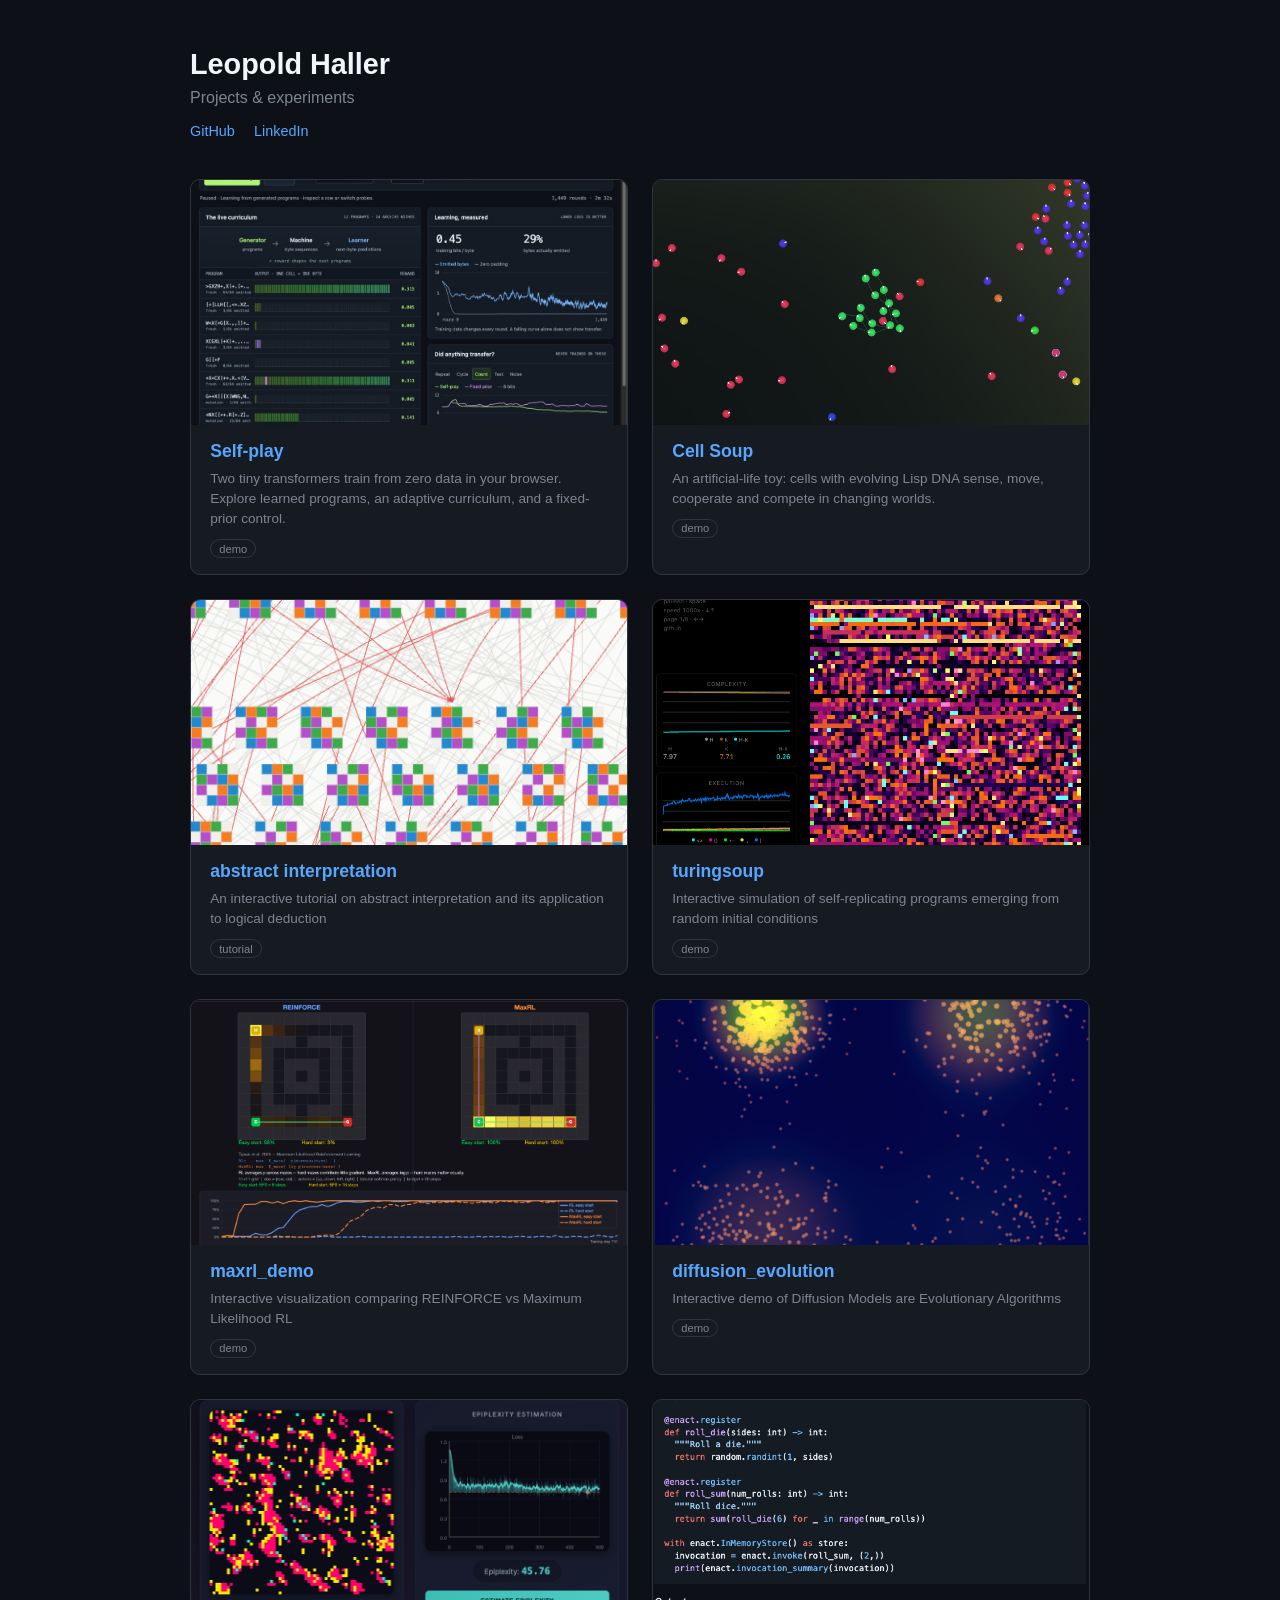
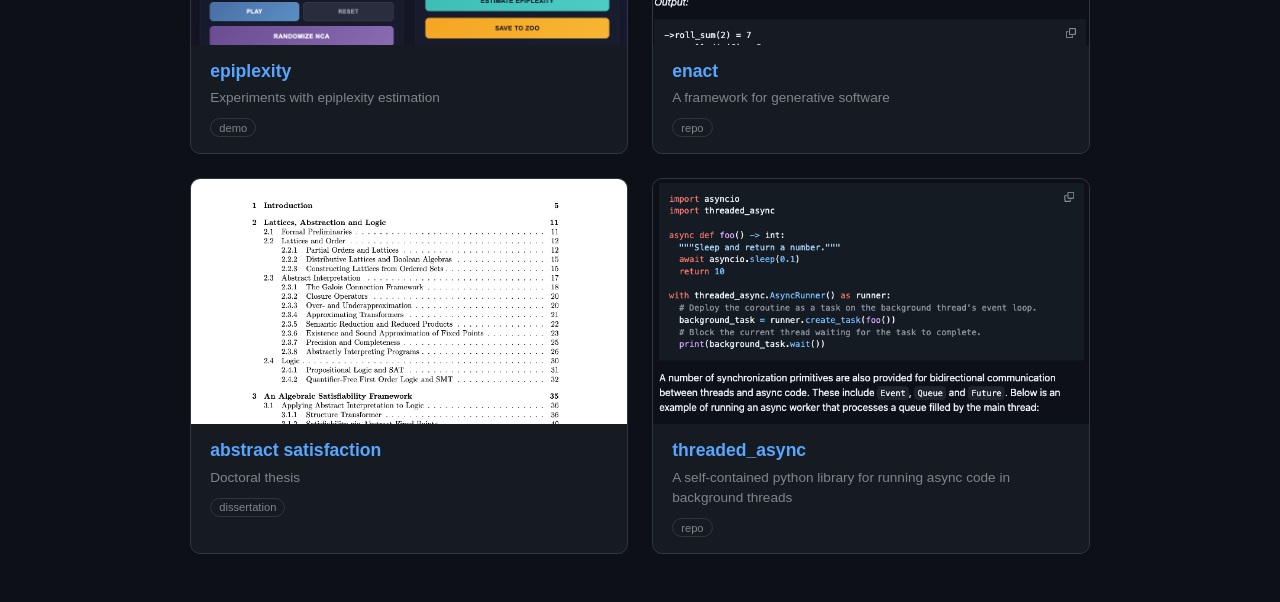
<file: index.html>
<!DOCTYPE html>
<html lang="en">
<head>
  <meta charset="UTF-8">
  <meta name="viewport" content="width=device-width, initial-scale=1.0">
  <title>lcrh</title>
  <style>
    * { margin: 0; padding: 0; box-sizing: border-box; }

    body {
      font-family: -apple-system, BlinkMacSystemFont, 'Segoe UI', Helvetica, Arial, sans-serif;
      background: #0d1117;
      color: #e6edf3;
      min-height: 100vh;
      padding: 3rem 1.5rem;
    }

    .container {
      max-width: 900px;
      margin: 0 auto;
    }

    h1 {
      font-size: 1.8rem;
      font-weight: 600;
      margin-bottom: 0.5rem;
      color: #f0f6fc;
    }

    .subtitle {
      color: #7d8590;
      font-size: 1rem;
      margin-bottom: 1rem;
    }

    .links {
      margin-bottom: 2.5rem;
      display: flex;
      gap: 1.2rem;
      font-size: 0.9rem;
    }

    .links a {
      color: #58a6ff;
      text-decoration: none;
    }

    .links a:hover {
      text-decoration: underline;
    }

    .projects {
      display: grid;
      grid-template-columns: repeat(auto-fill, minmax(380px, 1fr));
      gap: 1.5rem;
    }

    .project {
      background: #161b22;
      border: 1px solid #30363d;
      border-radius: 10px;
      overflow: hidden;
      transition: border-color 0.2s, transform 0.2s;
    }

    .project:hover {
      border-color: #58a6ff;
      transform: translateY(-2px);
    }

    .project a {
      text-decoration: none;
      color: inherit;
      display: block;
    }

    .project .screenshot {
      width: 100%;
      aspect-ratio: 16 / 9;
      background: #21262d;
      display: flex;
      align-items: center;
      justify-content: center;
      overflow: hidden;
    }

    .project .screenshot img {
      width: 100%;
      height: 100%;
      object-fit: cover;
    }

    .project .screenshot .placeholder {
      color: #30363d;
      font-size: 2rem;
    }

    .project .info {
      padding: 1rem 1.2rem;
    }

    .project .info h2 {
      font-size: 1.1rem;
      font-weight: 600;
      color: #58a6ff;
      margin-bottom: 0.4rem;
    }

    .project .info p {
      font-size: 0.85rem;
      color: #7d8590;
      line-height: 1.5;
    }

    .project .info .tag {
      display: inline-block;
      font-size: 0.7rem;
      color: #7d8590;
      border: 1px solid #30363d;
      border-radius: 12px;
      padding: 0.15rem 0.5rem;
      margin-top: 0.6rem;
    }

    @media (max-width: 480px) {
      .projects {
        grid-template-columns: 1fr;
      }
    }
  </style>
</head>
<body>
  <div class="container">
    <h1>Leopold Haller</h1>
    <p class="subtitle">Projects &amp; experiments</p>
    <div class="links">
      <a href="https://github.com/lcrh">GitHub</a>
      <a href="https://linkedin.com/in/leopoldhaller">LinkedIn</a>
    </div>

    <div class="projects">

      <div class="project">
        <a href="https://lcrh.github.io/self-play/">
          <div class="screenshot">
            <img src="self_play.png" alt="Self-play models learning from generated programs, with live output tapes and evaluation curves">
          </div>
          <div class="info">
            <h2>Self-play</h2>
            <p>Two tiny transformers train from zero data in your browser. Explore learned programs, an adaptive curriculum, and a fixed-prior control.</p>
            <span class="tag">demo</span>
          </div>
        </a>
      </div>

      <div class="project">
        <a href="https://lcrh.github.io/cellsoup/">
          <div class="screenshot">
            <img src="cell_soup.png" alt="Cells evolving in the Cell Soup simulation" width="1600" height="900">
          </div>
          <div class="info">
            <h2>Cell Soup</h2>
            <p>An artificial-life toy: cells with evolving Lisp DNA sense, move, cooperate and compete in changing worlds.</p>
            <span class="tag">demo</span>
          </div>
        </a>
      </div>

      <div class="project">
        <a href="https://lcrh.github.io/abstract-interpretation/">
          <div class="screenshot">
            <img src="abstract_interpretation.png" alt="abstract interpretation">
          </div>
          <div class="info">
            <h2>abstract interpretation</h2>
            <p>An interactive tutorial on abstract interpretation and its application to logical deduction</p>
            <span class="tag">tutorial</span>
          </div>
        </a>
      </div>

      <div class="project">
        <a href="https://lcrh.github.io/turingsoup/">
          <div class="screenshot">
            <img src="turing_soup.png" alt="turingsoup">
          </div>
          <div class="info">
            <h2>turingsoup</h2>
            <p>Interactive simulation of self-replicating programs emerging from random initial conditions</p>
            <span class="tag">demo</span>
          </div>
        </a>
      </div>

      <div class="project">
        <a href="https://lcrh.github.io/maxrl_demo/">
          <div class="screenshot">
            <img src="max_rl.png" alt="maxrl_demo">
          </div>
          <div class="info">
            <h2>maxrl_demo</h2>
            <p>Interactive visualization comparing REINFORCE vs Maximum Likelihood RL</p>
            <span class="tag">demo</span>
          </div>
        </a>
      </div>

      <div class="project">
        <a href="https://lcrh.github.io/diffusion_evolution/">
          <div class="screenshot">
            <img src="diffusion_evolution.png" alt="diffusion_evolution">
          </div>
          <div class="info">
            <h2>diffusion_evolution</h2>
            <p>Interactive demo of Diffusion Models are Evolutionary Algorithms</p>
            <span class="tag">demo</span>
          </div>
        </a>
      </div>

      <div class="project">
        <a href="https://lcrh.github.io/epiplexity/">
          <div class="screenshot">
            <img src="epiplexity.png" alt="epiplexity">
          </div>
          <div class="info">
            <h2>epiplexity</h2>
            <p>Experiments with epiplexity estimation</p>
            <span class="tag">demo</span>
          </div>
        </a>
      </div>

      <div class="project">
        <a href="https://github.com/lcrh/enact">
          <div class="screenshot">
            <img src="enact.png" alt="enact">
          </div>
          <div class="info">
            <h2>enact</h2>
            <p>A framework for generative software</p>
            <span class="tag">repo</span>
          </div>
        </a>
      </div>

      <div class="project">
        <a href="https://github.com/lcrh/abstract_satisfaction/blob/main/abstract_satisfaction.pdf">
          <div class="screenshot">
            <img src="abstract_satisfaction.png" alt="abstract_satisfaction">
          </div>
          <div class="info">
            <h2>abstract satisfaction</h2>
            <p>Doctoral thesis</p>
            <span class="tag">dissertation</span>
          </div>
        </a>
      </div>

      <div class="project">
        <a href="https://github.com/lcrh/threaded_async">
          <div class="screenshot">
            <img src="threaded_async.png" alt="threaded_async">
          </div>
          <div class="info">
            <h2>threaded_async</h2>
            <p>A self-contained python library for running async code in background threads</p>
            <span class="tag">repo</span>
          </div>
        </a>
      </div>

    </div>
  </div>
</body>
</html>
</file>
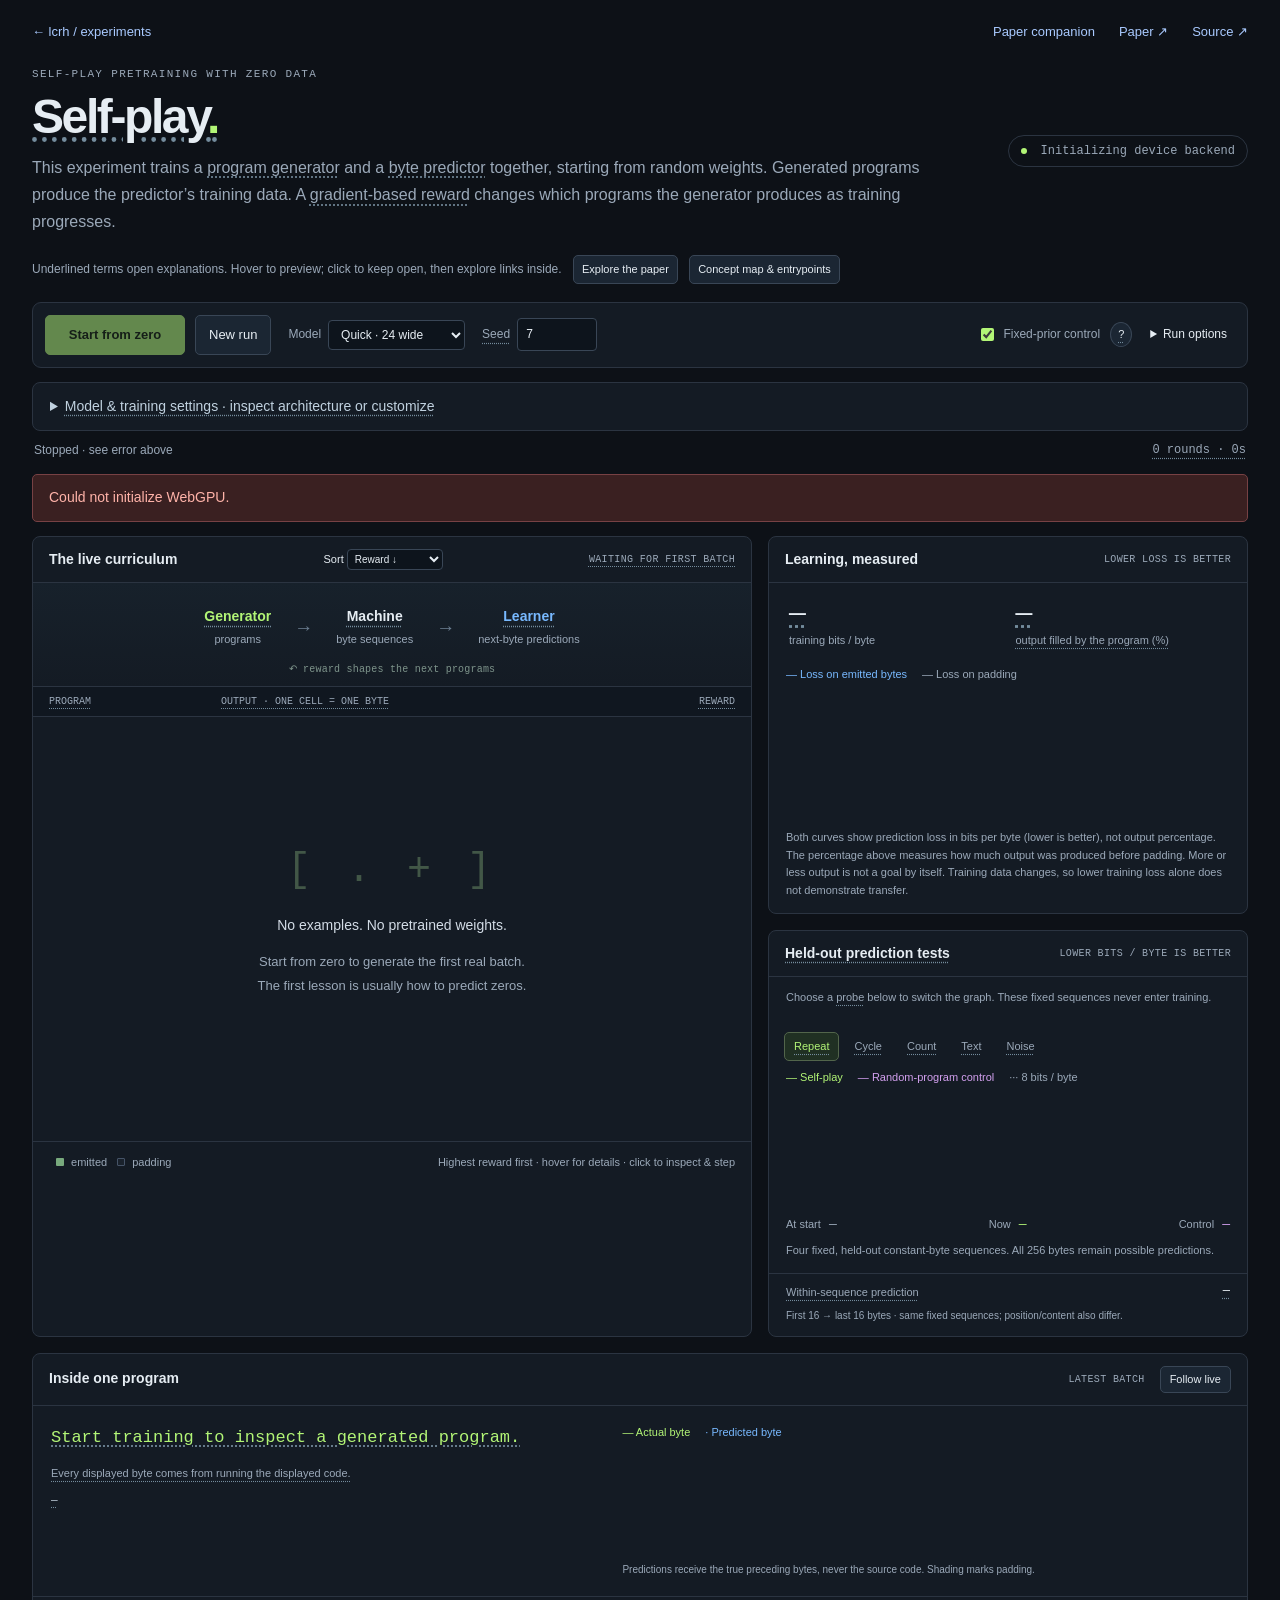
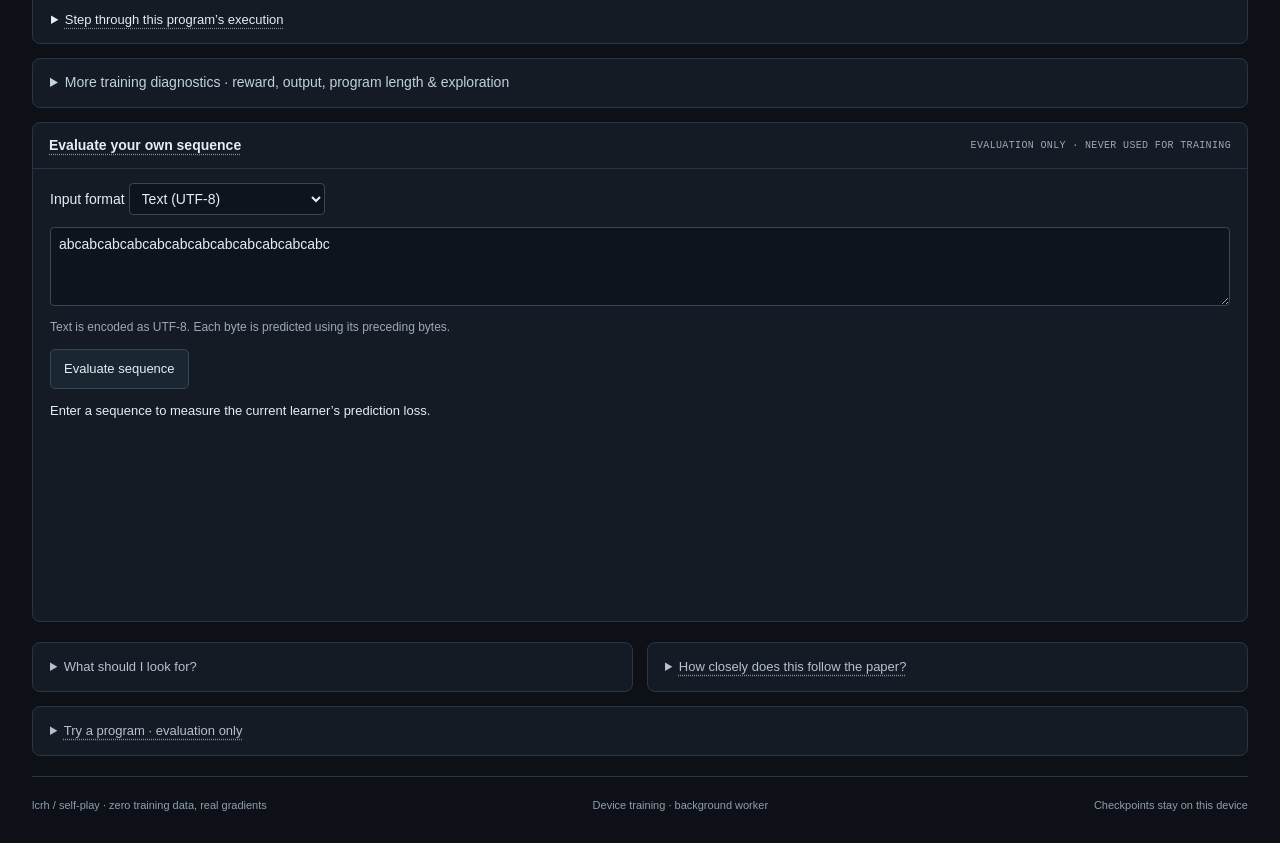
<file: self-play/index.html>
<!doctype html>
<html lang="en"><head><meta charset="utf-8"><meta name="viewport" content="width=device-width,initial-scale=1"><title>Self-play · Pretraining from zero data</title><meta name="description" content="Two tiny transformers learn from scratch in your browser. Explore Self-Play Pretraining with Zero Data through real programs, real gradients, and a live adaptive curriculum."><link rel="stylesheet" href="style.css"><link rel="stylesheet" href="knowledge.css"><link rel="icon" href="data:image/svg+xml,%3Csvg xmlns='http://www.w3.org/2000/svg' viewBox='0 0 32 32'%3E%3Crect width='32' height='32' rx='8' fill='%230d1117'/%3E%3Cpath d='M12 8L5 16l7 8M20 8l7 8-7 8' fill='none' stroke='%23b2f576' stroke-width='3'/%3E%3C/svg%3E"></head>
<body><main><aside class="mobile-notice">This playground is easier to explore on desktop. Training runs on this device’s GPU (or CPU if selected) and uses its battery; larger models can be slow on a phone.</aside>
<nav><a href="https://lcrh.github.io/">← lcrh / experiments</a><div><a href="wiki.html">Paper companion</a><a href="https://arxiv.org/abs/2609.30063" target="_blank" rel="noopener">Paper ↗</a><a href="https://github.com/lcrh/lcrh.github.io/tree/master/self-play" target="_blank" rel="noopener">Source ↗</a></div></nav>
<header><div><div class="eyebrow">SELF-PLAY PRETRAINING WITH ZERO DATA</div><h1>Self-play<span>.</span></h1><p>This experiment trains a <a data-concept="generator">program generator</a> and a <a data-concept="learner">byte predictor</a> together, starting from random weights. Generated programs produce the predictor’s training data. A <a data-concept="gradient-reward">gradient-based reward</a> changes which programs the generator produces as training progresses.</p></div><span class="local"><i></i> Initializing device backend</span></header><div class="help-intro">Underlined terms open explanations. Hover to preview; click to keep open, then explore links inside. <button id="open-wiki">Explore the paper</button> <button id="open-map">Concept map & entrypoints</button></div>
<section class="toolbar" aria-label="Training controls"><button id="run" class="primary" disabled>Start from zero</button><button id="reset" title="Discard current run and initialize fresh random networks">New run</button><div class="toolbar-label"><label for="preset">Model</label><select id="preset"><option value="quick">Quick · 24 wide</option><option value="deep">Long run · 48 wide</option><option value="custom">Custom settings</option></select></div><div class="toolbar-label"><label for="seed">Seed</label><input id="seed" type="number" value="7" min="1" max="999999999"></div><label class="compare"><input id="compare" type="checkbox" checked> Fixed-prior control</label><button class="help-button" data-concept="prior-control" aria-label="Explain fixed-prior control">?</button><details class="more"><summary>Run options</summary><div class="options"><label>Generator reward<select id="mode"><option value="selfplay">Gradient alignment · paper</option><option value="difficulty">Difficulty · ablation</option></select></label><label>Compute pacing<select id="speed"><option value="full">Full speed</option><option value="gentle">Gentle</option></select></label><button id="save">Download checkpoint</button><button id="load">Load checkpoint</button><button id="restore-local" hidden>Resume saved run</button><input type="file" id="file" accept=".json" hidden><small>Model, seed, reward, and control changes start a new run. Compute pacing can change live.</small></div></details></section>
<details class="panel settings" id="model-settings"><summary>Model & training settings · inspect architecture or customize</summary><div class="settings-body"><p>Quick and Long run restore their defaults. Choose Custom to inspect or edit the current values. Editing any field marks a custom draft; the running models stay unchanged until you apply it.</p><label for="backend">Training backend</label> <select id="backend"><option value="webgpu">WebGPU · GPU gradients</option><option value="cpu">CPU · compatibility mode</option></select><p>WebGPU executes transformer forward passes and full parameter gradients on your GPU. Program execution, cached sampling, reward reduction and Adam updates run on the CPU. Small models can be limited by GPU dispatch overhead; larger models do more work per dispatch.</p><div id="config-fields" class="config-fields"></div><div id="model-shape"></div><button id="apply-config">Apply settings & start a new run</button><span id="config-status" role="status"></span></div></details><div class="runline"><span id="status" role="status">Initializing random models…</span><span id="clock">0 rounds · 0s</span></div>
<div id="error" role="alert" hidden></div>
<div class="workspace">
<section class="panel curriculum"><div class="panel-head"><h2>The live curriculum</h2><label class="sort-label">Sort <select id="curriculum-sort"><option value="reward">Reward ↓</option><option value="sample">Sampling order</option></select></label><span id="batch-info">WAITING FOR FIRST BATCH</span></div>
<div class="flow"><span><b class="green">Generator</b><small>programs</small></span><i>→</i><span><b>Machine</b><small>byte sequences</small></span><i>→</i><span><b class="blue">Learner</b><small>next-byte predictions</small></span><div class="feedback">↶ reward shapes the next programs</div></div>
<div class="table-head"><span>PROGRAM</span><span>OUTPUT · ONE CELL = ONE BYTE</span><span>REWARD</span></div>
<div id="programs" class="programs"><div class="empty"><span class="empty-symbol">[ . + ]</span><b>No examples. No pretrained weights.</b><p>Start from zero to generate the first real batch.<br>The first lesson is usually how to predict zeros.</p></div></div>
<div class="panel-foot"><span><i class="key emitted"></i> emitted <i class="key padding"></i> padding</span><span>Highest reward first · hover for details · click to inspect & step</span></div>
</section>
<aside class="right-column"><section class="panel progress"><div class="panel-head"><h2>Learning, measured</h2><span>LOWER LOSS IS BETTER</span></div><div class="metrics"><div><strong id="loss">—</strong><span>training bits / byte</span></div><div><strong id="emission">—</strong><span data-concept="emissions">output filled by the program (%)</span></div></div><div class="chart-legend"><span class="blue">— Loss on emitted bytes</span><span class="muted">— Loss on padding</span></div><canvas id="training-chart" width="700" height="240" aria-label="Training loss on emitted bytes and padding over rounds"></canvas><p class="caption">Both curves show prediction loss in bits per byte (lower is better), not output percentage. The percentage above measures how much output was produced before padding. More or less output is not a goal by itself. Training data changes, so lower training loss alone does not demonstrate transfer.</p></section>
<section class="panel probes"><div class="panel-head"><h2>Held-out prediction tests</h2><span>LOWER BITS / BYTE IS BETTER</span></div><p class="caption probe-instructions">Choose a <a data-concept="probes">probe</a> below to switch the graph. These fixed sequences never enter training.</p><div class="tabs" id="probe-tabs" aria-label="Evaluation sequence"><button class="selected" data-probe="Repeat">Repeat</button><button data-probe="Cycle">Cycle</button><button data-probe="Count">Count</button><button data-probe="Text">Text</button><button data-probe="Noise">Noise</button></div><div class="chart-legend"><span class="green">— Self-play</span><span class="purple">— Random-program control</span><span class="muted">··· 8 bits / byte</span></div><canvas id="probe-chart" width="700" height="200" aria-label="Held-out probe loss for self-play and fixed-prior learners"></canvas><div class="probe-values"><span>At start <b id="probe-start">—</b></span><span>Now <b id="probe-now" class="green">—</b></span><span>Control <b id="probe-prior" class="purple">—</b></span></div><p id="probe-caption" class="caption">Four fixed, held-out constant-byte sequences. All 256 bytes remain possible predictions.</p><div class="context-stat"><span>Within-sequence prediction</span><b id="context-gain">—</b></div><p class="caption context-caption">First 16 → last 16 bytes · same fixed sequences; position/content also differ.</p></section></aside>
</div>
<section class="panel inspector" id="inspector" tabindex="-1"><div class="panel-head"><h2>Inside one program</h2><div class="inspector-actions"><span id="inspect-source">LATEST BATCH</span><button id="follow">Follow live</button></div></div><div class="inspector-body"><div class="program-detail"><code id="selected-code">Start training to inspect a generated program.</code><div id="program-meta" class="program-meta">Every displayed byte comes from running the displayed code.</div><div id="selected-reward" data-concept="gradient-reward" class="program-meta"></div><div id="byte-values" class="byte-values">—</div></div><div class="prediction-detail"><div class="chart-legend"><span class="green">— Actual byte</span><span class="blue">· Predicted byte</span></div><canvas id="prediction-chart" width="750" height="155" aria-label="Actual output and the learner's next-byte prediction, given the true preceding bytes"></canvas><p class="caption">Predictions receive the true preceding bytes, never the source code. Shading marks padding.</p></div></div><div id="execution"></div></section>
<details class="panel diagnostics" id="extra-diagnostics"><summary>More training diagnostics · reward, output, program length & exploration</summary><div class="diagnostic-grid"><section><h3 data-concept="reward-statistics">Reward: batch mean ± standard deviation</h3><canvas id="reward-chart"></canvas><p>Solid line: mean reward. Other lines: mean + standard deviation and mean − standard deviation, clipped at zero. Each point uses an actual batch.</p></section><section><h3 data-concept="emissions">Program output before padding</h3><canvas id="emission-chart"></canvas><p>Percentage of training bytes emitted by programs. This is an amount, not a prediction score; neither direction is automatically better.</p></section><section><h3 data-concept="program-length">Program length: mean ± standard deviation</h3><canvas id="length-chart"></canvas><p>Instruction tokens per program, including F if present; macros count as single tokens.</p></section><section><h3 data-concept="exploration">Generator uncertainty & archive coverage</h3><canvas id="entropy-chart"></canvas><p>Entropy in bits per next instruction, averaged over fresh sampled prefixes. Uniform predictions: log₂(19) ≈ 4.25 bits.</p><p id="archive-coverage"></p></section></div></details>
<section class="panel custom-eval"><div class="panel-head"><h2 data-concept="probes">Evaluate your own sequence</h2><span>EVALUATION ONLY · NEVER USED FOR TRAINING</span></div><div class="settings-body"><label for="eval-format">Input format</label> <select id="eval-format"><option value="text">Text (UTF-8)</option><option value="bytes">Bytes (decimal or 0x hex)</option></select><label class="sr-only" for="eval-input">Sequence to evaluate</label><textarea id="eval-input" rows="3" spellcheck="false">abcabcabcabcabcabcabcabcabcabcabcabc</textarea><p id="eval-help">Text is encoded as UTF-8. Each byte is predicted using its preceding bytes.</p><button id="evaluate-custom">Evaluate sequence</button><div id="eval-result" role="status">Enter a sequence to measure the current learner’s prediction loss.</div><canvas id="custom-chart" hidden></canvas></div></section>
<section class="under-lab"><details class="panel explanation"><summary>What should I look for?</summary><div><p><b>First seconds:</b> both networks start random. Most programs emit very little, so the learner quickly learns padding. That is real learning, but a modest result.</p><p><b>Next few minutes:</b> watch which programs earn reward, whether more of their output is actually emitted, and whether prediction of the fixed probes improves. The fixed-prior learner draws random programs from the same language and gets the same number of training bytes.</p><p><b>Leave it running:</b> the generator keeps searching; mutation and replay retain useful programs. The larger model offers more room to learn at a slower pace. Save a checkpoint to continue later. There is no scripted progression or guarantee of richer discoveries.</p><p>Constant-byte and periodic probes test a little predictive structure. One short text probe is a sanity check, not a natural-language benchmark. This miniature experiment does not establish the paper’s scaling or broad transfer claims.</p></div></details>
<details class="panel explanation"><summary>How closely does this follow the paper?</summary><div><p>Based on <a href="https://arxiv.org/abs/2609.30063">Self-Play Pretraining with Zero Data</a>, Cowsik et al. (2026). The generator and learner are independently initialized causal transformers. The generator samples from the paper’s 19-token Brainfuck + macro alphabet. The learner predicts all 256 byte values.</p><p>The generator is rewarded by the actual, absolute, Adam-preconditioned gradient alignment:</p><p class="formula">r = | ∇L(y; θₑ) · [ Pₑ ⊙ (θ⌊ₑ/₂⌋ − θₑ) ] |</p><p>We compute full gradients, use the exact halfway checkpoint, and train the generator with policy gradients, a uniform-prior KL penalty, replay importance correction, and reward-weighted expert iteration. Mutation rows do not enter the policy gradient. All output rows, including zero padding, train the learner.</p><p><b>Browser reductions:</b> preset models use one transformer layer and 2 attention heads, with learned positions and a ReLU feed-forward layer, rather than Llama. Quick mode uses width 24, 64 output bytes, up to 48 program tokens, 12 programs per round, 256 tape cells and 4,096 primitive execution steps. Long-run mode uses width 48, 128 bytes, 96 program tokens, 24 programs and 16,384 steps. Banks are bounded. No programs are preloaded into training.</p><p>Historical weights are reconstructed by deterministic, half-speed copies of the same training process. This preserves the exact growing lookback window with logarithmic memory and under twice the training work. See the <a href="https://github.com/lcrh/lcrh.github.io/tree/master/self-play#implementation">implementation & verification notes</a>.</p><p><b>Difficulty ablation:</b> replaces the alignment reward with output cross-entropy. It deliberately removes the paper’s defense against rewarding unpredictable data. A new run is required to change the objective.</p></div></details>
<details class="panel explanation sandbox"><summary>Try a program · evaluation only</summary><div><p>Run your own code against the current learner. These programs never enter either model’s training data or program bank. Running one replaces the selected program in “Inside one program” above and takes you to that result.</p><label for="sandbox-code">Program</label><textarea id="sandbox-code" rows="2" spellcheck="false">+[.++]F</textarea><div class="sandbox-controls"><label>Input seed <input id="input-seed" type="number" value="42" min="1" max="999999999"></label><button id="execute">Run & show result above ↑</button><span id="sandbox-status" role="status"></span></div><p class="small">&lt; &gt; move · + − change byte · [ ] loop · . emit · , random input · F finish. Unmatched brackets are no-ops. Macros: Z clear, R move right, L triple right, N subtract left, C copy-add to two neighbors, G/H scan, W increment right & clear current, V print to zero, X set 16. Bytes wrap modulo 256. Program length follows the selected model’s limit.</p></div></details></section>
<footer><span>lcrh / self-play · zero training data, real gradients</span><span id="model-info">Device training · background worker</span><span id="saved-status">Checkpoints stay on this device</span></footer>
</main><script type="module" src="app.mjs"></script></body></html>
</file>
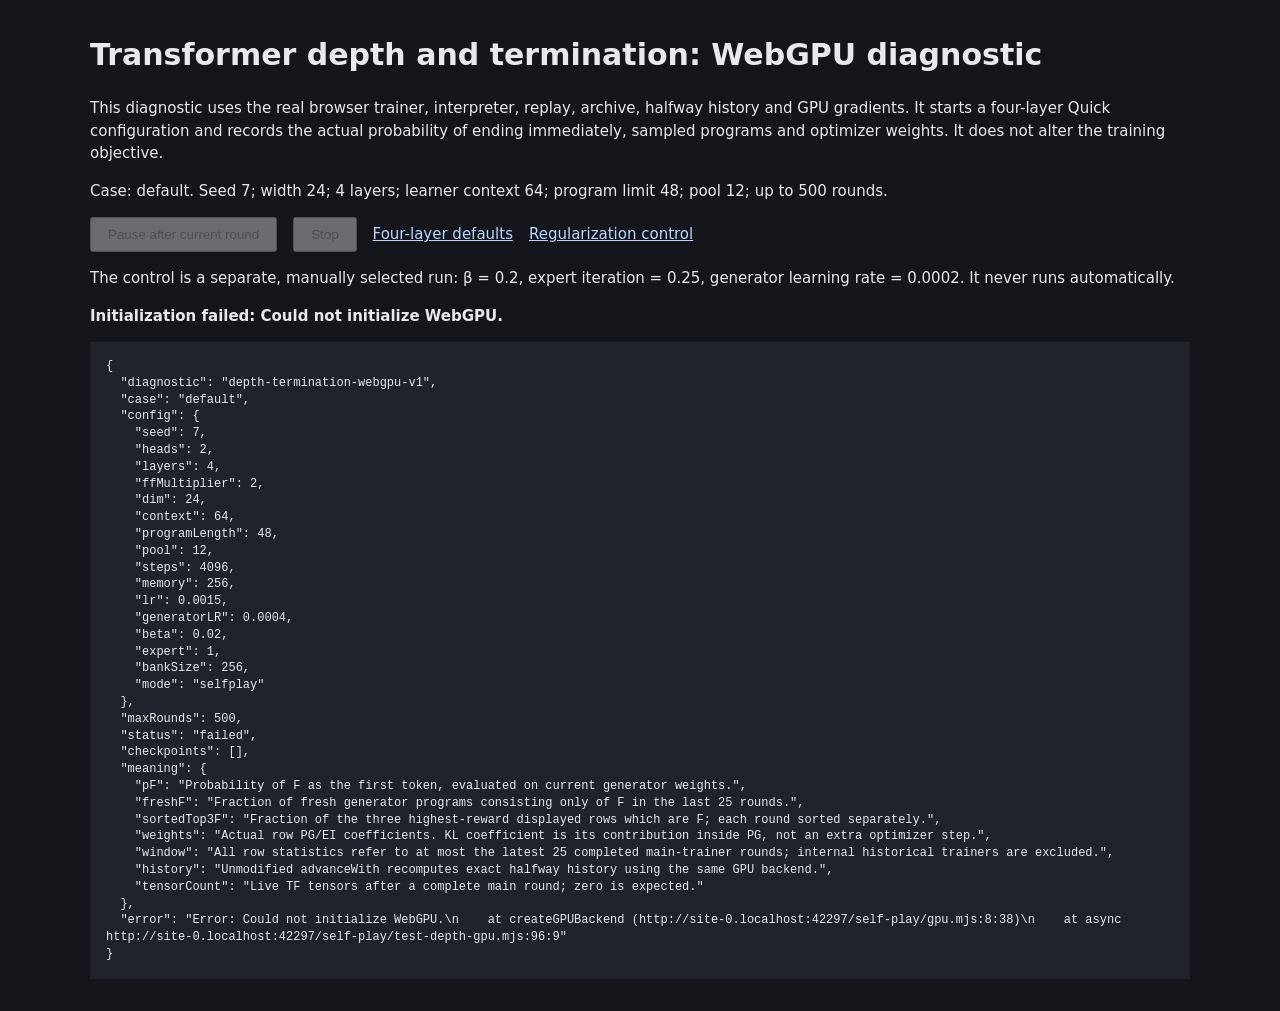
<file: self-play/test-depth-gpu.html>
<!doctype html>
<html lang="en"><head><meta charset="utf-8"><meta name="viewport" content="width=device-width, initial-scale=1"><title>Depth / termination diagnostic</title><style>body{font:15px/1.5 system-ui;max-width:1100px;margin:2rem auto;padding:0 1rem;color:#e8e9ed;background:#14161b}button,a{margin-right:1rem}button{padding:.5rem 1rem}pre{white-space:pre-wrap;word-break:break-word;font:12px/1.4 ui-monospace,monospace;background:#20232b;padding:1rem}a{color:#b9d6ff}#status{font-weight:600}</style></head><body><h1>Transformer depth and termination: WebGPU diagnostic</h1><p>This diagnostic uses the real browser trainer, interpreter, replay, archive, halfway history and GPU gradients. It starts a four-layer Quick configuration and records the actual probability of ending immediately, sampled programs and optimizer weights. It does not alter the training objective.</p><p id="configuration"></p><p><button id="pause" disabled>Pause after current round</button><button id="stop" disabled>Stop</button><a href="?case=default&rounds=500">Four-layer defaults</a><a href="?case=control&rounds=500">Regularization control</a></p><p>The control is a separate, manually selected run: β = 0.2, expert iteration = 0.25, generator learning rate = 0.0002. It never runs automatically.</p><p id="status" role="status">Initializing WebGPU…</p><pre id="result">{ "status": "initializing" }</pre><script type="module" src="test-depth-gpu.mjs"></script></body></html>
</file>
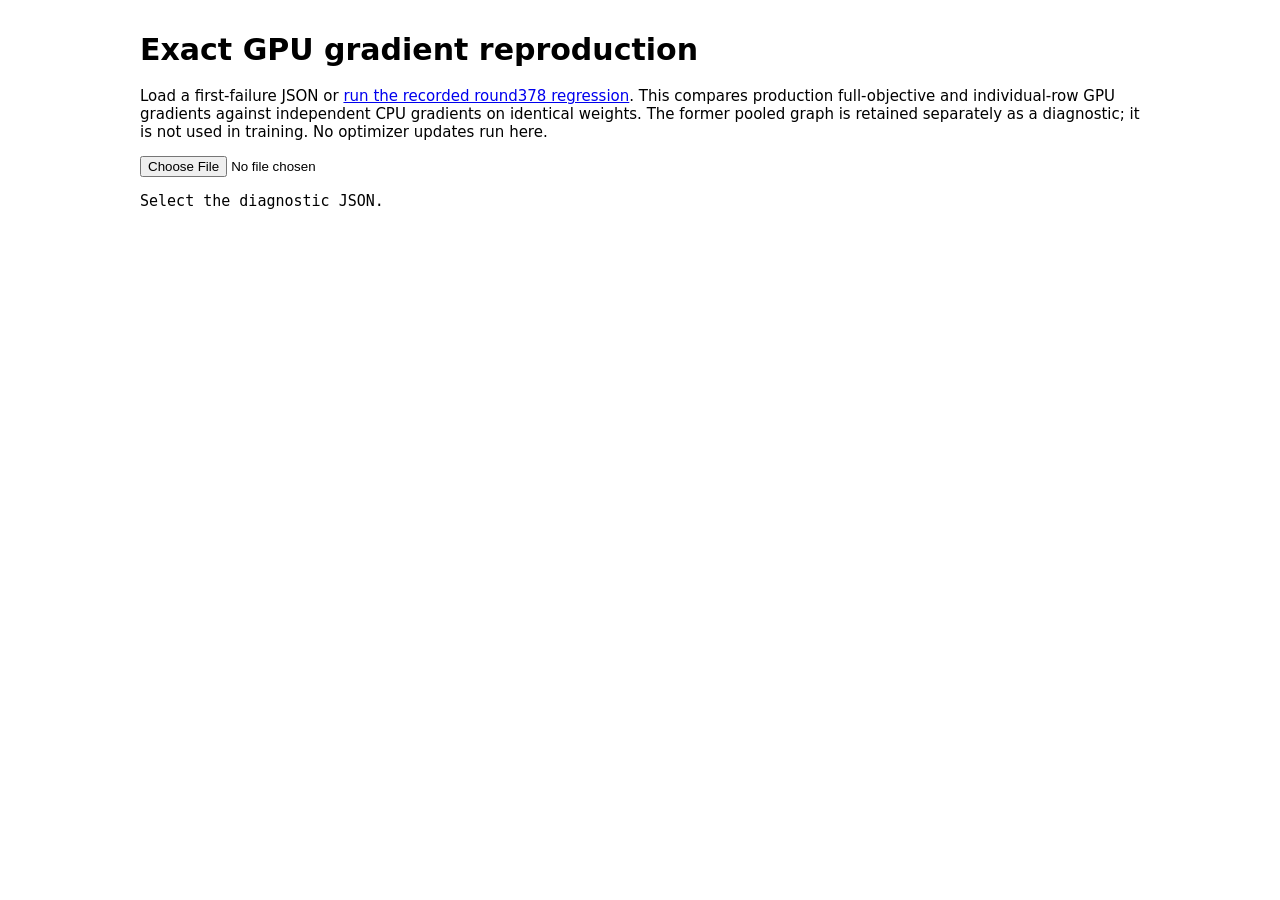
<file: self-play/test-gradient-repro.html>
<!doctype html><html lang="en"><meta charset="utf-8"><title>Exact GPU gradient reproduction</title><style>body{max-width:1000px;margin:2rem auto;font:15px system-ui}pre{white-space:pre-wrap;overflow-wrap:anywhere}</style><h1>Exact GPU gradient reproduction</h1><p>Load a first-failure JSON or <a href="?fixture=./fixtures/gpu-gradient-round378.json">run the recorded round378 regression</a>. This compares production full-objective and individual-row GPU gradients against independent CPU gradients on identical weights. The former pooled graph is retained separately as a diagnostic; it is not used in training. No optimizer updates run here.</p><input id="file" type="file" accept=".json,application/json"><pre id="result">Select the diagnostic JSON.</pre><script type="module" src="test-gradient-repro.mjs"></script></html>
</file>
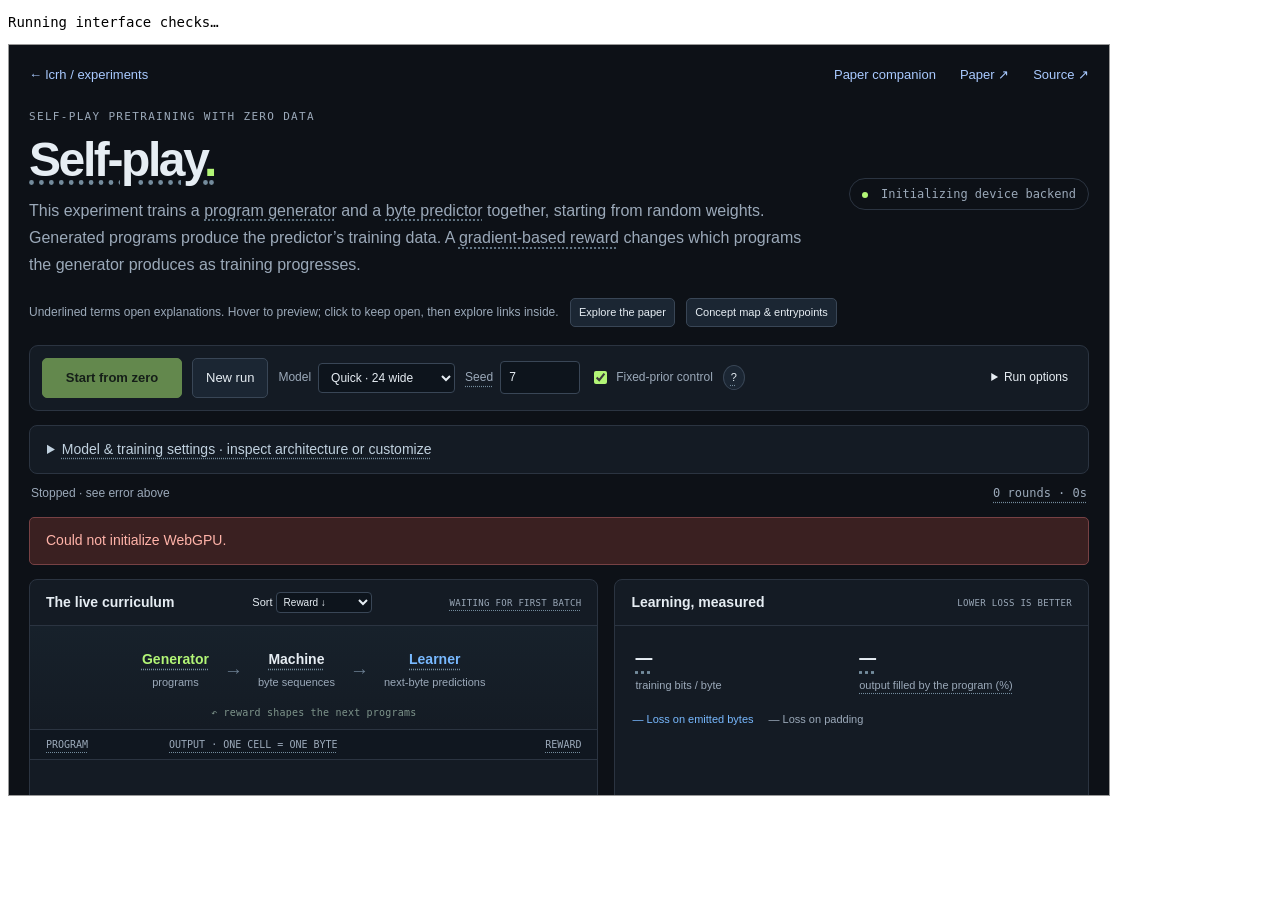
<file: self-play/test-ui.html>
<!doctype html><meta charset="utf-8"><title>Playground interaction verification</title><style>body{font:14px monospace}iframe{width:1100px;height:750px;border:1px solid #999}</style><pre id="result">Running interface checks…</pre><iframe src="./"></iframe><script type="module">
import {ENTRYPOINTS} from './entrypoints.mjs';
const frame=document.querySelector('iframe'),out=document.querySelector('#result'),log=s=>out.textContent+='\n'+s;
const wait=ms=>new Promise(r=>setTimeout(r,ms));
async function until(fn,label){for(let i=0;i<200;i++){if(fn())return;await wait(100);}throw Error('Timed out: '+label);}
function assert(x,label){if(!x)throw Error(label);}
try{await until(()=>frame.contentDocument?.querySelector('#run')&&!frame.contentDocument.querySelector('#run').disabled,'models ready');const d=frame.contentDocument,w=frame.contentWindow,$=s=>d.querySelector(s);
assert($('#model-info').textContent.includes('WebGPU'),'WebGPU backend displayed');for(const e of ENTRYPOINTS)assert($(e.selector),'Entry selector missing '+e.selector);log('PASS all static entrypoints mounted');
let configState=null;d.addEventListener('training-view',e=>{configState=e.detail;});
const originalWidth=$('#cfg-dim').value,originalClock=$('#clock').textContent;
$('#preset').value='custom';$('#preset').dispatchEvent(new w.Event('change',{bubbles:true}));
assert($('#model-settings').open,'Custom opens settings');assert($('#cfg-dim').value===originalWidth,'Custom preserves values');assert($('#clock').textContent===originalClock,'Custom does not reset run');
$('#cfg-dim').value='32';$('#cfg-dim').dispatchEvent(new w.Event('input',{bubbles:true}));
$('#cfg-layers').value='2';$('#cfg-layers').dispatchEvent(new w.Event('input',{bubbles:true}));
assert($('#preset').value==='custom','Field edit marks Custom');assert($('#config-status').textContent.includes('current run unchanged'),'Draft is unapplied');assert(configState===null,'Draft emitted no replacement model state');
$('#apply-config').click();await until(()=>configState?.config.dim===32&&configState?.config.layers===2&&!$('#run').disabled,'custom model configuration applied');
assert($('#model-shape').textContent.includes('width 32'),'Custom shape displayed');
$('#preset').value='quick';$('#preset').dispatchEvent(new w.Event('change',{bubbles:true}));
assert($('#cfg-dim').value==='24'&&$('#cfg-layers').value==='1','Quick restores actual defaults');
await until(()=>configState?.config.dim===24&&configState?.config.layers===1&&!$('#run').disabled,'quick models restored');
$('#cfg-lr').value='.002';$('#cfg-lr').dispatchEvent(new w.Event('input',{bubbles:true}));assert($('#preset').value==='custom','Training-field edit marks Custom');
$('#preset').value='quick';$('#preset').dispatchEvent(new w.Event('change',{bubbles:true}));await until(()=>!$('#run').disabled,'ready after preset reset');
log('PASS Custom selection, draft-only edits, actual applied shape, and preset restoration');
$('#run').click();await until(()=>/\d+ training rounds/.test($('#clock').textContent)&&parseInt($('#clock').textContent)>=3,'training rounds');$('#run').click();await until(()=>$('#run').textContent==='Resume training','paused');
const rewards=[...d.querySelectorAll('.program-row .reward')].map(x=>Number(x.textContent));assert(rewards.every((x,i)=>i===0||x<=rewards[i-1]),'Reward order');log('PASS genuine GPU rounds and reward sorting');
$('#selected-reward').click();await until(()=>$('.concept-tooltip .live-diagnostic'),'row diagnostic');const root=$('.concept-tooltip'),frozen=root.querySelector('.live-diagnostic').textContent;
for(const topic of ['preconditioner','adam','gradients','directional-derivative','gradient-reward']){const cards=d.querySelectorAll('.concept-tooltip'),last=cards[cards.length-1],a=last.querySelector(`[data-concept="${topic}"]`);assert(a,'Nested link '+topic);a.click();}
assert(d.querySelectorAll('.concept-tooltip').length===6,'Six explanation levels');await until(()=>d.querySelectorAll('mjx-container').length>0,'math rendering');assert(!d.querySelector('mjx-merror'),'MathJax error');log('PASS six nested pinned levels, mathematical rendering');
$('#run').click();await wait(1600);$('#run').click();await until(()=>$('#run').textContent==='Resume training','paused again');assert(root.querySelector('.live-diagnostic').textContent===frozen,'Captured diagnostics changed');log('PASS nested data remains frozen while training advances');
for(let i=0;i<6;i++)d.dispatchEvent(new w.KeyboardEvent('keydown',{key:'Escape',bubbles:true}));assert(!$('.concept-tooltip'),'Escape closes layers');
$('#extra-diagnostics').open=true;await wait(150);assert($('#reward-chart')._plotData.unit.includes('reward'),'Reward plot');assert($('#emission-chart')._plotData.unit.includes('%'),'Output percentage axis');assert($('#probe-chart')._plotData.unit.includes('bits'),'Probe axis');log('PASS graph quantities and units');
$('#eval-input').value='abcabcabc';$('#evaluate-custom').click();await until(()=>$('#eval-result').textContent.includes('9 bytes'),'text evaluation');$('#eval-format').value='bytes';$('#eval-input').value='0x41, 66, 67';$('#evaluate-custom').click();await until(()=>$('#eval-result').textContent.includes('3 bytes'),'byte evaluation');log('PASS custom UTF-8 and byte evaluation');
$('#sandbox-code').value='+.+.F';$('#execute').click();await until(()=>$('#selected-code').textContent==='+.+.F','sandbox result');$('#execution details').open=true;for(let i=0;i<4;i++)$('#execution [data-action="step"]').click();assert($('#execution .sim-output').textContent.includes('1 2'),'Stepped output');assert($('#execution .sim-output').textContent.includes('matches'),'Replay match');log('PASS sandbox result and exact instruction stepping');
$('#open-map').click();assert($('.wiki-content').textContent.includes('Concept map'),'Concept map');d.querySelector('[data-view="entrypoints"]').click();assert(d.querySelectorAll('.wiki-content tbody tr').length>=59,'Entrypoint table');log('PASS wiki map, interface map and reading paths');
log('ALL INTERFACE CHECKS PASSED');}catch(e){log('FAIL '+e.stack);}
</script>
</file>
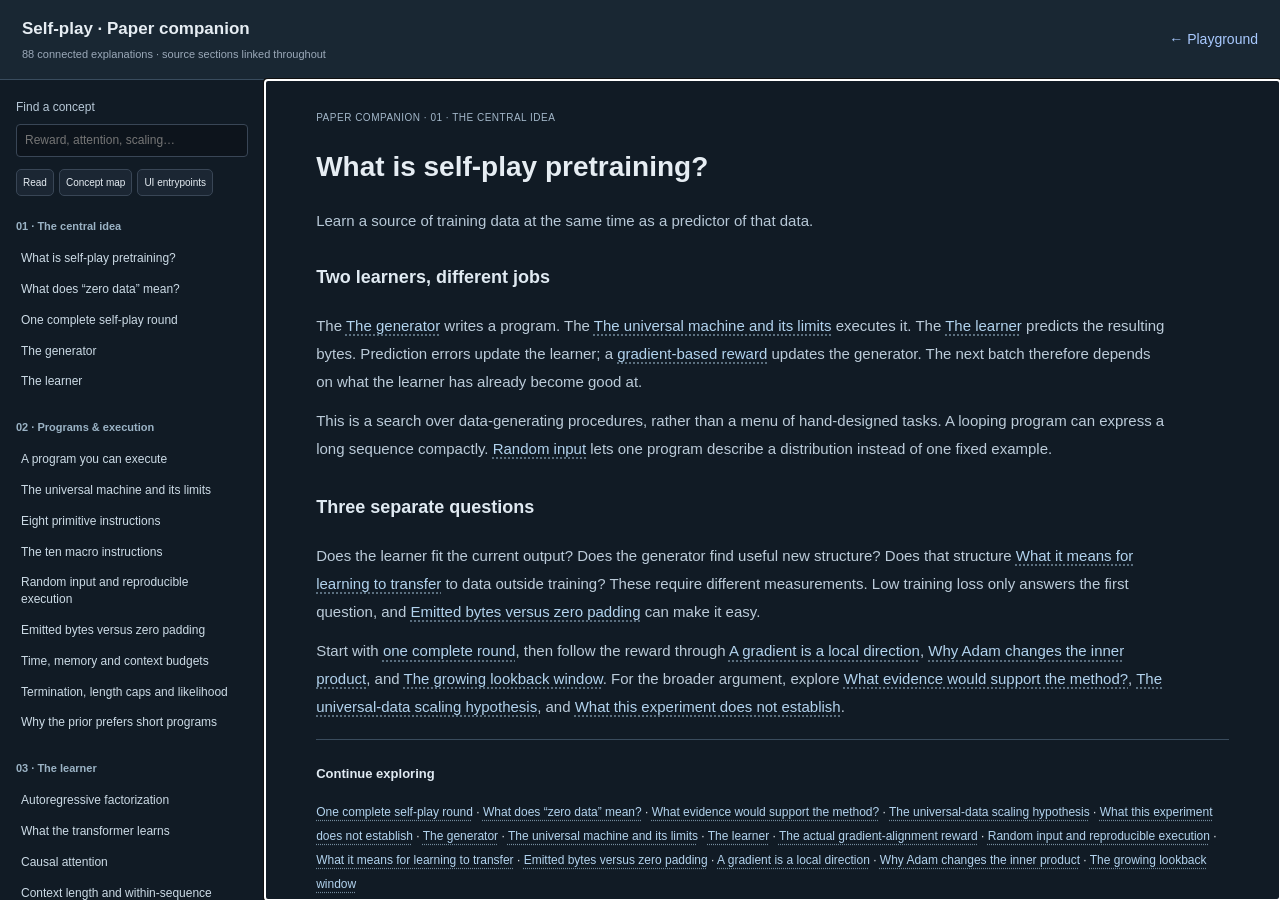
<file: self-play/wiki.html>
<!doctype html><html lang="en"><head><meta charset="utf-8"><meta name="viewport" content="width=device-width,initial-scale=1"><title>Self-play · Paper companion</title><meta name="description" content="An interconnected mathematical companion to Self-Play Pretraining with Zero Data: programs, transformers, gradient rewards, experiments and scaling."><link rel="stylesheet" href="style.css"><link rel="stylesheet" href="knowledge.css"></head><body><script type="module">import {initKnowledge} from './knowledge.mjs';initKnowledge({standalone:true});</script></body></html>
</file>
<file: self-play/style.css>
:root{color-scheme:dark;--bg:#0d1117;--panel:#141b24;--border:#2b3441;--text:#e6edf3;--muted:#9ba9b9;--green:#b2f576;--blue:#78b9ff;--purple:#d3a0ef}*{box-sizing:border-box}body{margin:0;background:var(--bg);color:var(--text);font:14px/1.55 -apple-system,BlinkMacSystemFont,'Segoe UI',sans-serif}main{max-width:1440px;margin:auto;padding:22px 32px}a{color:#a9caff;text-decoration:none}a:hover{text-decoration:underline}nav,nav>div{display:flex;justify-content:space-between;gap:24px}nav{font-size:13px;margin-bottom:24px}header{display:flex;justify-content:space-between;align-items:center;margin-bottom:24px}.eyebrow{font:11px/1.5 ui-monospace,monospace;letter-spacing:.12em;color:var(--muted)}h1{font-size:48px;letter-spacing:-.05em;line-height:1.05;margin:9px 0 12px}h1 span{color:var(--green)}header p{margin:0;color:var(--muted);font-size:16px}.local{font:12px ui-monospace,monospace;padding:8px 12px;border:1px solid var(--border);border-radius:24px;color:var(--muted);white-space:nowrap}.local i{display:inline-block;width:6px;height:6px;border-radius:50%;background:var(--green);margin-right:6px}.toolbar{display:flex;gap:10px;align-items:center;padding:12px;background:#141b24;border:1px solid var(--border);border-radius:9px}button,input,select,textarea{font:inherit}button{cursor:pointer;background:#1b2633;color:var(--text);border:1px solid #394656;border-radius:5px;padding:9px 13px;font-size:13px;white-space:nowrap}button:hover{border-color:var(--green);background:#263443}button:disabled{opacity:.5;cursor:default}button.primary{background:var(--green);color:#17220e;border-color:var(--green);font-weight:650;min-width:140px}.primary:hover{background:#c7ff97}button:focus-visible,a:focus-visible,summary:focus-visible,input:focus-visible,select:focus-visible,textarea:focus-visible{outline:2px solid var(--green);outline-offset:3px}input,select,textarea{background:#0d141c;color:var(--text);border:1px solid #394656;border-radius:4px;padding:6px 8px}input[type=number]{width:80px}input[type=checkbox]{accent-color:var(--green)}.toolbar-label{display:flex;gap:7px;align-items:center;font-size:12px;color:var(--muted);margin-left:7px}.toolbar select{font-size:12px}.compare{display:flex;align-items:center;gap:6px;color:var(--muted);font-size:12px;margin-left:auto;white-space:nowrap}.more{position:relative}.more summary{font-size:12px;cursor:pointer;padding:8px}.options{position:absolute;right:0;top:40px;background:#17212d;box-shadow:0 12px 30px #0008;border:1px solid #455367;border-radius:7px;width:280px;padding:16px;z-index:10;display:grid;gap:12px}.options label{display:grid;gap:5px;color:var(--muted);font-size:12px}.options small{color:var(--muted)}.runline{display:flex;align-items:center;justify-content:space-between;padding:10px 2px 14px;gap:15px;font-size:12px;color:var(--muted)}#clock{font-family:ui-monospace,monospace;white-space:nowrap}.workspace{display:grid;grid-template-columns:minmax(0,1.5fr) minmax(320px,1fr);gap:16px;align-items:stretch}.panel{background:var(--panel);border:1px solid var(--border);border-radius:8px;overflow:hidden}.panel-head{display:flex;justify-content:space-between;align-items:center;gap:10px;padding:12px 16px;border-bottom:1px solid var(--border)}.panel-head h2{font-size:14px;font-weight:600;margin:0}.panel-head>span,.inspector-actions>span{color:var(--muted);font:10px ui-monospace,monospace;letter-spacing:.035em}.flow{display:flex;align-items:center;justify-content:center;gap:23px;padding:23px 20px 38px;position:relative;background:linear-gradient(180deg,#17212b,#141b24)}.flow>span{display:grid;text-align:center;gap:3px}.flow b{font-size:14px;font-weight:550}.flow small{font-size:11px;color:var(--muted)}.flow>i{font-style:normal;color:#6a7c8f;font-size:19px}.feedback{position:absolute;bottom:11px;font:10px ui-monospace,monospace;color:#7e948b;letter-spacing:.02em}.table-head{display:grid;grid-template-columns:160px 1fr 64px;gap:12px;padding:9px 16px;color:var(--muted);font:10px ui-monospace,monospace;background:#101720;border-top:1px solid var(--border);border-bottom:1px solid var(--border)}.table-head>span:last-child{text-align:right}.programs{min-height:424px}.program-row{display:grid;grid-template-columns:160px minmax(0,1fr) 64px;align-items:center;gap:12px;width:100%;padding:9px 16px;text-align:left;border:0;border-bottom:1px solid #25303c;border-radius:0;background:transparent;min-height:44px}.program-row:last-child{border-bottom:0}.program-row:hover{background:#1c2a34}.program-row.active{background:#20322c;box-shadow:inset 3px 0 var(--green)}.program-code{overflow:hidden;text-overflow:ellipsis;white-space:nowrap;font:12px ui-monospace,monospace;color:#d5e1eb}.source-label{font:9px ui-monospace,monospace;color:#8a9dad;display:block;margin-top:3px}.tape{display:flex;gap:1px;height:21px;overflow:hidden;align-items:stretch}.byte{min-width:2px;flex:1;border-radius:1px;background:#23303d}.byte.pad{background:#1a222c!important;border-bottom:1px solid #3b4755}.reward{font:11px ui-monospace,monospace;color:var(--green);text-align:right}.empty{height:424px;display:flex;align-items:center;justify-content:center;flex-direction:column;color:var(--muted);text-align:center;padding:24px}.empty b{color:#d3dce6;font-size:14px;font-weight:500}.empty p{font-size:13px;line-height:1.8}.empty-symbol{font:40px ui-monospace,monospace;color:#425747;letter-spacing:.15em;margin-bottom:22px}.panel-foot{display:flex;justify-content:space-between;gap:10px;padding:12px 16px;font-size:11px;color:var(--muted);border-top:1px solid var(--border)}.key{display:inline-block;width:8px;height:8px;border-radius:1px;margin:0 4px 0 7px}.key.emitted{background:#78aa7d}.key.padding{background:#1a222c;border:1px solid #455367}.right-column{display:flex;flex-direction:column;gap:16px}.metrics{display:grid;grid-template-columns:1fr 1fr;gap:15px;padding:15px 20px 7px}.metrics strong{display:block;font:28px ui-monospace,monospace;letter-spacing:-.03em}.metrics span{font-size:11px;color:var(--muted)}.chart-legend{display:flex;gap:15px;font-size:11px;padding:8px 17px 0;align-items:center;flex-wrap:wrap}.green{color:var(--green)}.blue{color:var(--blue)}.purple{color:var(--purple)}.muted{color:var(--muted)}canvas{display:block;width:100%}#training-chart{height:142px}#probe-chart{height:126px}.caption{font-size:11px;line-height:1.6;color:var(--muted);margin:4px 17px 13px}.tabs{display:flex;gap:5px;padding:12px 15px 0}.tabs button{padding:5px 9px;font-size:11px;background:transparent;border-color:transparent;color:var(--muted)}.tabs button.selected{color:var(--green);border-color:#52654b;background:#203023}.probe-values{display:flex;justify-content:space-between;margin:4px 17px 9px;gap:8px;font-size:11px;color:var(--muted)}.probe-values b{font:13px ui-monospace,monospace;margin-left:5px}.context-stat{display:flex;justify-content:space-between;padding:10px 17px 3px;border-top:1px solid var(--border);font-size:11px;color:var(--muted)}.context-stat b{font:12px ui-monospace,monospace;color:var(--text)}.context-caption{font-size:10px;margin-bottom:12px}.inspector{margin-top:16px}.inspector-actions{display:flex;gap:15px;align-items:center}.inspector-actions button{font-size:11px;padding:4px 9px}.inspector-body{display:grid;grid-template-columns:1fr 1.1fr;gap:20px;padding:18px}.program-detail{min-width:0}#selected-code{display:block;overflow-wrap:anywhere;white-space:normal;color:var(--green);font:17px/1.7 ui-monospace,monospace;min-height:32px}.program-meta{font-size:11px;line-height:1.7;color:var(--muted);margin:8px 0}.byte-values{font:11px/1.9 ui-monospace,monospace;color:#c4d2de;overflow-wrap:anywhere;max-height:85px;overflow:auto}.byte-values span{display:inline-block;min-width:30px;padding:0 3px;text-align:center;border-right:1px solid #293745}.byte-values .pad{color:#687a8d;background:#101720}.prediction-detail .chart-legend{padding:0 0 3px}.prediction-detail .caption{margin:3px 0 0;font-size:10px}#prediction-chart{height:115px}.under-lab{display:grid;grid-template-columns:1fr 1fr;gap:14px;margin-top:20px}.explanation summary{padding:14px 17px;cursor:pointer;font-size:13px;color:#b4c2cf}.explanation>div{padding:0 17px 13px}.explanation p{font-size:13px;color:var(--muted);line-height:1.8}.explanation p b{color:#d4e2eb;font-weight:500}.explanation .formula{font:12px/1.8 ui-monospace,monospace;color:var(--green);background:#0e151d;padding:12px;border-radius:4px;overflow-wrap:anywhere}.sandbox{grid-column:1/-1}.sandbox textarea{display:block;width:100%;resize:vertical;color:var(--green);font-family:ui-monospace,monospace;margin:8px 0}.sandbox label{font-size:12px;color:var(--muted)}.sandbox-controls{display:flex;gap:15px;align-items:center}.sandbox .small{font-size:11px}footer{display:flex;justify-content:space-between;gap:14px;flex-wrap:wrap;font-size:11px;color:#8d9eaf;padding:20px 0 5px;margin-top:20px;border-top:1px solid var(--border)}#error{color:#ffb3a9;padding:12px 16px;margin-bottom:14px;background:#3a2021;border:1px solid #774144;border-radius:5px;white-space:pre-wrap;overflow-wrap:anywhere}body.running .local i{box-shadow:0 0 10px #b2f57670}@media(min-width:1350px){.workspace{grid-template-columns:minmax(0,1.65fr) minmax(360px,1fr)}.program-row,.table-head{grid-template-columns:190px minmax(0,1fr) 70px}}@media(max-width:1100px){main{padding:20px}.toolbar{flex-wrap:wrap}.compare{margin-left:0}.more{margin-left:auto}.toolbar-label{margin-left:0}.program-row,.table-head{grid-template-columns:115px minmax(0,1fr) 55px;gap:8px}.flow{gap:15px}.panel-head>span{font-size:9px}.workspace{grid-template-columns:minmax(0,1.2fr) minmax(300px,1fr)}.panel-foot{font-size:10px}.tabs{gap:1px;padding-left:10px}.tabs button{padding:5px 7px}}@media(max-width:780px){main{padding:18px 14px}.local{display:none}header p{font-size:14px}h1{font-size:40px}.workspace{grid-template-columns:1fr}.right-column{display:grid;grid-template-columns:1fr 1fr;gap:12px}.panel-head{padding:11px 12px}.right-column .panel-head>span{display:none}.metrics{padding:13px 12px}.metrics strong{font-size:24px}.tabs{flex-wrap:wrap}.tabs button{font-size:10px}.probe-values{flex-wrap:wrap}.program-row,.table-head{grid-template-columns:155px minmax(0,1fr) 60px}.programs,.empty{min-height:360px}.inspector-body{grid-template-columns:1fr}.under-lab{grid-template-columns:1fr}.runline{align-items:flex-start}.context-stat{flex-wrap:wrap;gap:5px}.toolbar .compare{margin-left:auto}.chart-legend{gap:9px}.options{width:270px}.table-head{font-size:9px}}@media(max-width:490px){.right-column{grid-template-columns:1fr}.right-column .panel-head>span{display:block}.toolbar{gap:8px}.toolbar .compare{margin-left:0}.toolbar-label{font-size:11px}.toolbar-label select{max-width:160px}header .eyebrow{font-size:9px}.program-row,.table-head{grid-template-columns:100px minmax(0,1fr) 49px;padding-left:10px;padding-right:10px;gap:7px}.program-code{font-size:11px}.reward{font-size:10px}.flow{gap:13px;padding-left:10px;padding-right:10px}.flow b{font-size:13px}.flow small{font-size:10px}.panel-foot{flex-wrap:wrap}.runline{font-size:11px}.runline #status{max-width:65%}#clock{white-space:normal;text-align:right}.table-head>span:nth-child(2){font-size:8px}.inspector-actions{gap:7px}.inspector-actions>span{font-size:9px}.sandbox-controls{flex-wrap:wrap}nav{font-size:12px}nav>div{gap:16px}}
header p{max-width:930px;line-height:1.7}header{gap:28px}.mobile-notice{display:none;background:#243027;border:1px solid #576b48;padding:12px;border-radius:6px;margin-bottom:18px;font-size:13px}.help-intro{color:var(--muted);font-size:12px;margin:-5px 0 18px}.help-intro button{font-size:11px;margin-left:8px;padding:5px 8px}.help-button{padding:3px 7px;border-radius:50%;font-size:11px}.settings,.diagnostics,.custom-eval{margin-top:14px}.settings summary,.diagnostics summary{cursor:pointer;padding:13px 17px;color:#c0d1df}.settings-body{padding:0 17px 18px}.settings-body p,.diagnostics p{font-size:12px;color:var(--muted)}.config-fields{display:grid;grid-template-columns:repeat(4,1fr);gap:14px}.config-fields label{display:grid;gap:5px;font-size:12px}.config-fields input{width:100%;max-width:160px}.shape{display:flex;align-items:center;justify-content:center;gap:12px;margin:20px 0;font:12px/1.8 ui-monospace,monospace}.shape span{border:1px solid #465667;border-radius:6px;padding:12px;background:#101821}.shape b{color:var(--green)}#config-status{font-size:12px;margin-left:12px}.sort-label{font-size:11px;white-space:nowrap}.sort-label select{font-size:10px;padding:3px}.diagnostic-grid{display:grid;grid-template-columns:1fr 1fr;gap:20px;padding:0 18px 18px}.diagnostic-grid h3{font-size:13px;font-weight:500}.diagnostic-grid canvas{height:180px}.custom-eval textarea{display:block;width:100%;margin-top:12px;resize:vertical}.custom-eval .settings-body{padding-top:14px}#eval-result{margin-top:12px;font-size:13px}#custom-chart{height:170px;margin-top:12px}.probe-instructions{margin-top:12px}.attention-result{animation:result-glow 2s ease-out}@keyframes result-glow{from{box-shadow:0 0 0 3px var(--green)}to{box-shadow:none}}.sr-only{position:absolute;width:1px;height:1px;overflow:hidden;clip-path:inset(50%)}@media(max-width:780px){.mobile-notice{display:block}.config-fields{grid-template-columns:1fr 1fr}.shape{flex-direction:column}.shape i{transform:rotate(90deg)}.diagnostic-grid{grid-template-columns:1fr}.help-intro button{margin:8px 5px 0 0}.curriculum .panel-head{flex-wrap:wrap}}
#execution{border-top:1px solid var(--border)}#execution summary{padding:13px 18px;cursor:pointer;font-size:13px}.sim-body{padding:0 18px 18px}.sim-body p{font-size:12px;color:var(--muted)}.sim-controls{display:flex;gap:9px;align-items:center;flex-wrap:wrap}.sim-controls label{font-size:12px}.sim-label{font-size:11px;color:var(--muted);margin:14px 0 4px}.sim-source,.sim-code{display:block;position:relative;max-height:100px;overflow:auto;overflow-wrap:anywhere;white-space:normal;background:#0c141c;padding:10px;line-height:1.8}.sim-code span,.sim-source span,.sim-code mark,.sim-source mark{padding:0 2px}.sim-tape{display:flex;gap:4px;overflow:auto}.sim-tape>span{min-width:40px;text-align:center;background:#101821;padding:5px}.sim-tape small,.sim-tape b{display:block}.sim-tape small{font-size:9px;color:var(--muted)}.sim-tape .current{outline:1px solid var(--green);color:var(--green)}mark{background:var(--green);color:#17220e}.sim-output{font:12px/1.7 ui-monospace,monospace;white-space:pre-wrap;overflow-wrap:anywhere;padding:10px;background:#101821}
</file>
<file: self-play/knowledge.css>
[data-concept]{text-decoration:underline dotted #748c9d;text-underline-offset:4px;cursor:help}a[data-concept]{color:inherit}.program-row [data-concept]{text-decoration:none}.program-row .reward:hover,.program-row .program-code:hover{text-decoration:underline dotted}.concept-tooltip{position:fixed;background:#182430;border:1px solid #597082;border-radius:9px;box-shadow:0 16px 70px #000a;overflow:auto;font-size:13px;overscroll-behavior:contain}.tip-toolbar{position:sticky;top:0;z-index:2;background:#20303e;padding:7px 10px;display:flex;gap:7px;border-bottom:1px solid #405469}.tip-toolbar button{padding:4px 8px;font-size:11px}.tip-toolbar .close-tip{margin-left:auto;font-size:17px;line-height:1}.tip-trail{padding:9px 14px;display:flex;gap:5px;flex-wrap:wrap;background:#121e28}.tip-trail button{font-size:10px;padding:2px 4px;white-space:normal;border:0;background:none;color:#a3b8c9;text-align:left}.tip-trail [aria-current]{color:var(--green)}.tip-content{padding:15px 19px}.tip-content h2{font-size:20px;line-height:1.35;margin:8px 0 12px}.article-kind{font-size:10px;color:#a3b7c9;text-transform:uppercase;letter-spacing:.05em}.article-summary{font-size:15px;color:#d8e5ef;line-height:1.6}.article-prose{color:#bbcbd9;line-height:1.85}.article-prose h3,.article-related h3,.backlinks summary{color:#e0eaf2;font-size:13px;font-weight:600;margin-top:20px}.article-prose p{margin:12px 0}.article-prose a,.article-related a,.prerequisites a,.backlinks a{color:#b2d3ee}.article-related{border-top:1px solid #3a4c5d;margin-top:18px;padding-top:1px;font-size:12px;line-height:2}.article-source{font-size:11px;margin-top:20px;border-top:1px solid #3a4c5d;padding-top:12px}.prerequisites{font-size:12px;background:#101c25;padding:9px 12px;border-radius:5px}.backlinks summary{cursor:pointer}.backlinks p{font-size:12px}.live-diagnostic{border:1px solid #426656;background:#11241f;border-radius:6px;padding:12px;margin:15px 0;font-size:12px}.live-diagnostic h4{color:var(--green);margin:0 0 10px;font-size:12px}.live-diagnostic p{line-height:1.7}.live-diagnostic small{font-size:10px;color:#8eb6a3}.live-bars{display:grid;gap:4px;margin:12px 0}.live-bars>div{position:relative;display:grid;grid-template-columns:1fr auto;gap:10px;min-height:22px;align-items:center;font:10px ui-monospace,monospace}.live-bars i{position:absolute;left:0;bottom:0;height:3px;opacity:.7}.live-bars b{font-weight:400}.live-bars span{overflow-wrap:anywhere}.coverage-track{height:8px;background:#293a37}.coverage-track i{display:block;height:100%;background:var(--green)}mjx-container{max-width:100%;overflow-x:auto;overflow-y:hidden;padding:3px 0}.wiki-open{overflow:hidden}.wiki-drawer{position:fixed;inset:20px;z-index:90;background:#111b25;border:1px solid #465b6d;border-radius:10px;box-shadow:0 0 0 50px #0008;display:flex;flex-direction:column;overflow:hidden}.wiki-drawer.standalone{inset:0;border:0;border-radius:0}.wiki-header{padding:16px 22px;margin:0;background:#192733;border-bottom:1px solid #394c5e;gap:14px;display:flex;align-items:center;justify-content:space-between}.wiki-header b{font-size:17px}.wiki-header small{display:block;font-size:11px;color:var(--muted);margin-top:4px}.wiki-layout{display:grid;grid-template-columns:265px minmax(0,1fr);min-height:0;flex:1}.wiki-nav{padding:16px;border-right:1px solid #354959;overflow:auto}.wiki-nav label{font-size:12px;color:#b8c9d8}.wiki-nav input{display:block;width:100%;margin-top:6px}.wiki-views{display:flex;flex-wrap:wrap;gap:5px;margin:12px 0}.wiki-views button{font-size:10px;padding:5px 6px}.wiki-index h3{font-size:11px;color:#9bb3c5;margin:22px 0 8px}.wiki-index button{display:block;white-space:normal;text-align:left;background:none;border:0;font-size:12px;line-height:1.4;padding:7px 5px;color:#ccdbe6}.wiki-index button:hover{background:#263a49}.wiki-content{padding:30px clamp(20px,4vw,70px);overflow:auto;scroll-behavior:smooth;min-width:0}.wiki-content>h2{font-size:28px;line-height:1.3}.wiki-content .article-prose{font-size:15px;max-width:850px}.wiki-content .article-prose h3{font-size:18px;margin-top:28px}.wiki-content>p{color:#b7c8d7}.wiki-content table{width:100%;border-collapse:collapse;font-size:12px}.wiki-content td,.wiki-content th{border-bottom:1px solid #354858;text-align:left;padding:10px 8px}.wiki-content td button{font-size:10px;padding:4px 6px}.reading-path{font-size:12px;padding:10px;border-bottom:1px solid #2b3c49;line-height:1.8}.chapter-map{display:grid;grid-template-columns:1fr 1fr;gap:15px}.chapter-map section,.neighbor-map>section{background:#172632;border:1px solid #3b5264;border-radius:6px;padding:15px}.chapter-map h3,.neighbor-map h3{font-size:14px;margin:4px 0 12px}.chapter-map button,.neighbor-map button{white-space:normal;text-align:left;display:block;background:none;border:0;padding:5px 3px;font-size:12px;color:#b5cfe2}.chapter-map button:hover,.neighbor-map button:hover{color:var(--green)}.neighbor-map{display:grid;grid-template-columns:1fr 1fr 1fr;gap:10px;margin:20px 0 30px;align-items:start}.neighbor-map .map-selected{border-color:#83a165;position:sticky;top:0}.map-selected p{font-size:12px;color:#b6c8d6}.map-selected span{font-size:10px;color:var(--green)}@media(max-width:780px){.wiki-drawer{inset:6px}.wiki-layout{grid-template-columns:1fr;grid-template-rows:160px minmax(0,1fr)}.wiki-nav{border-right:0;border-bottom:1px solid #354959;padding:8px 14px}.wiki-index{display:flex;gap:5px;overflow:auto}.wiki-index h3{display:none}.wiki-index button{flex-shrink:0;max-width:180px;font-size:11px}.wiki-nav label{display:flex;align-items:center;gap:10px}.wiki-nav input{margin:0}.wiki-views{margin:8px 0}.wiki-header{padding:10px 14px}.wiki-header b{font-size:14px}.wiki-header small{font-size:10px}.wiki-content{padding:20px}.chapter-map{grid-template-columns:1fr}.neighbor-map{grid-template-columns:1fr}.neighbor-map .map-selected{position:static;order:-1}.concept-tooltip{max-height:calc(100dvh - 24px)!important}.wiki-content td button{white-space:normal}}
</file>
